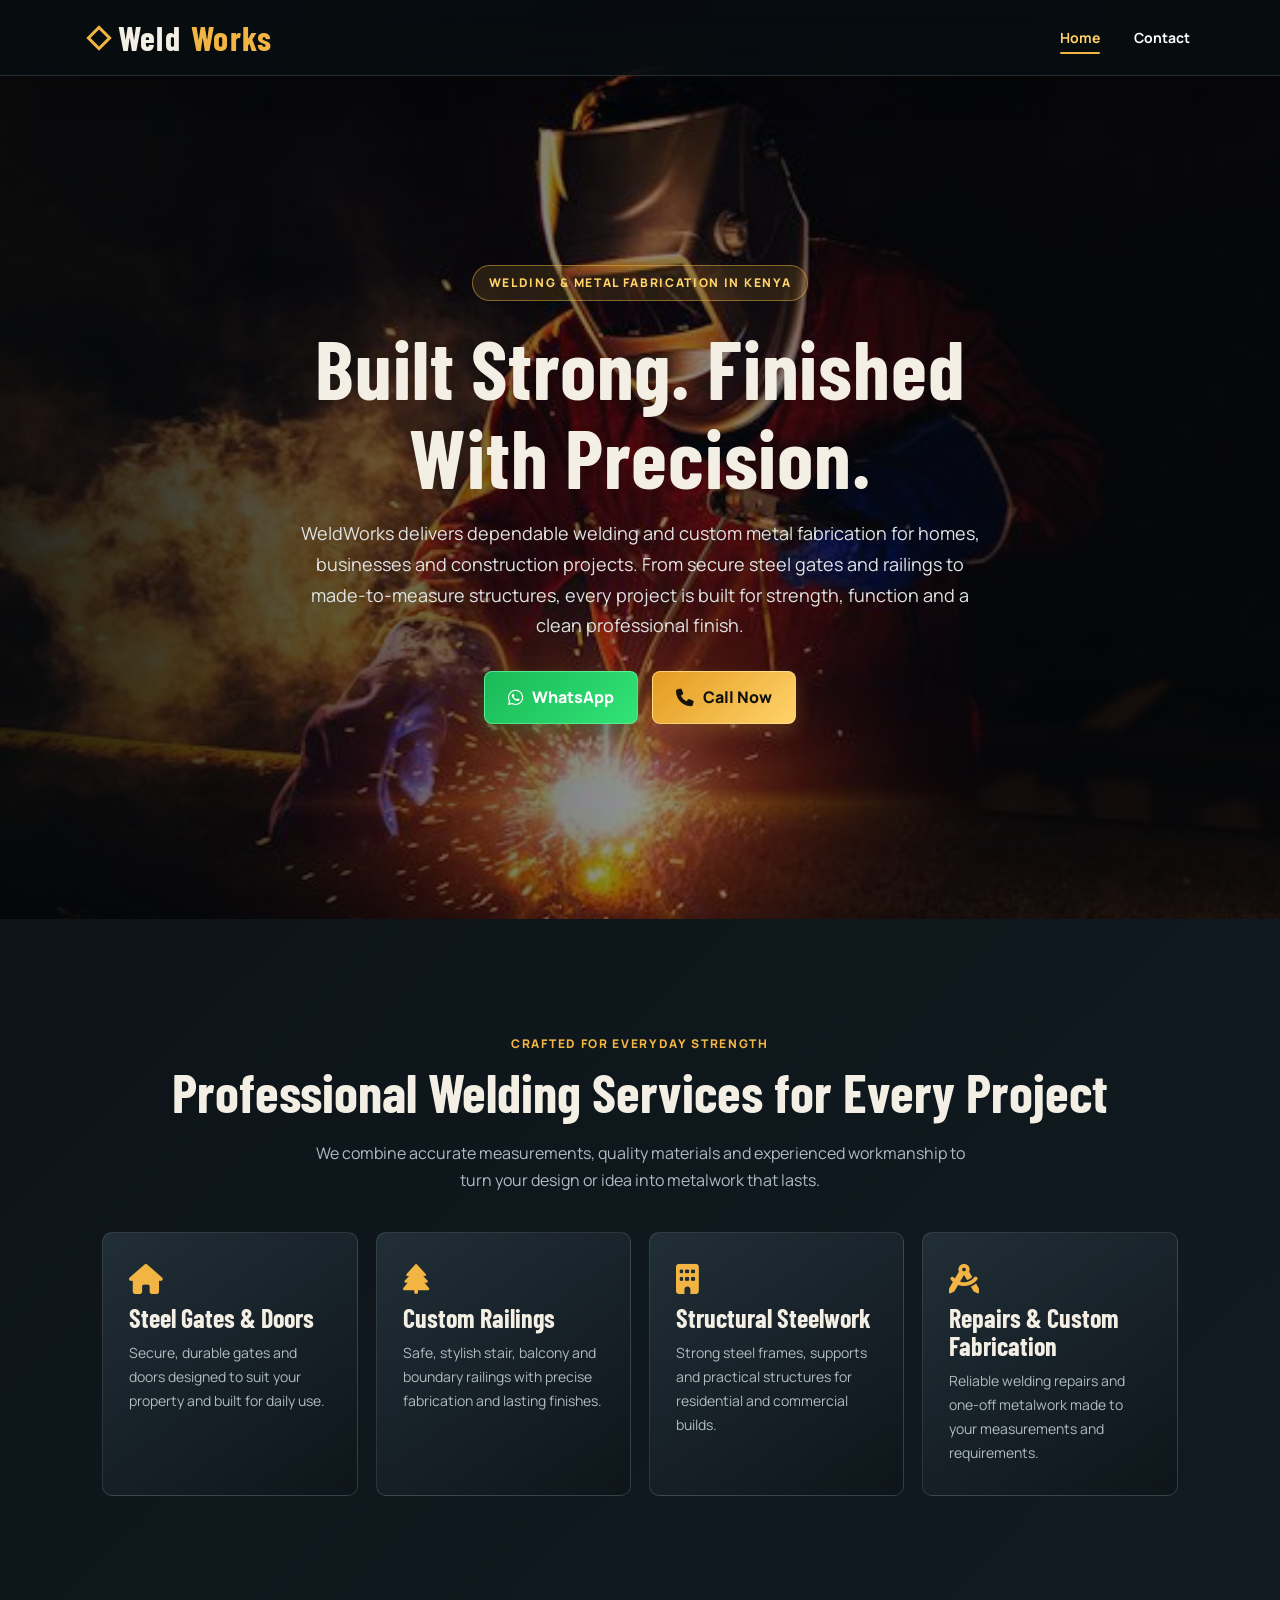
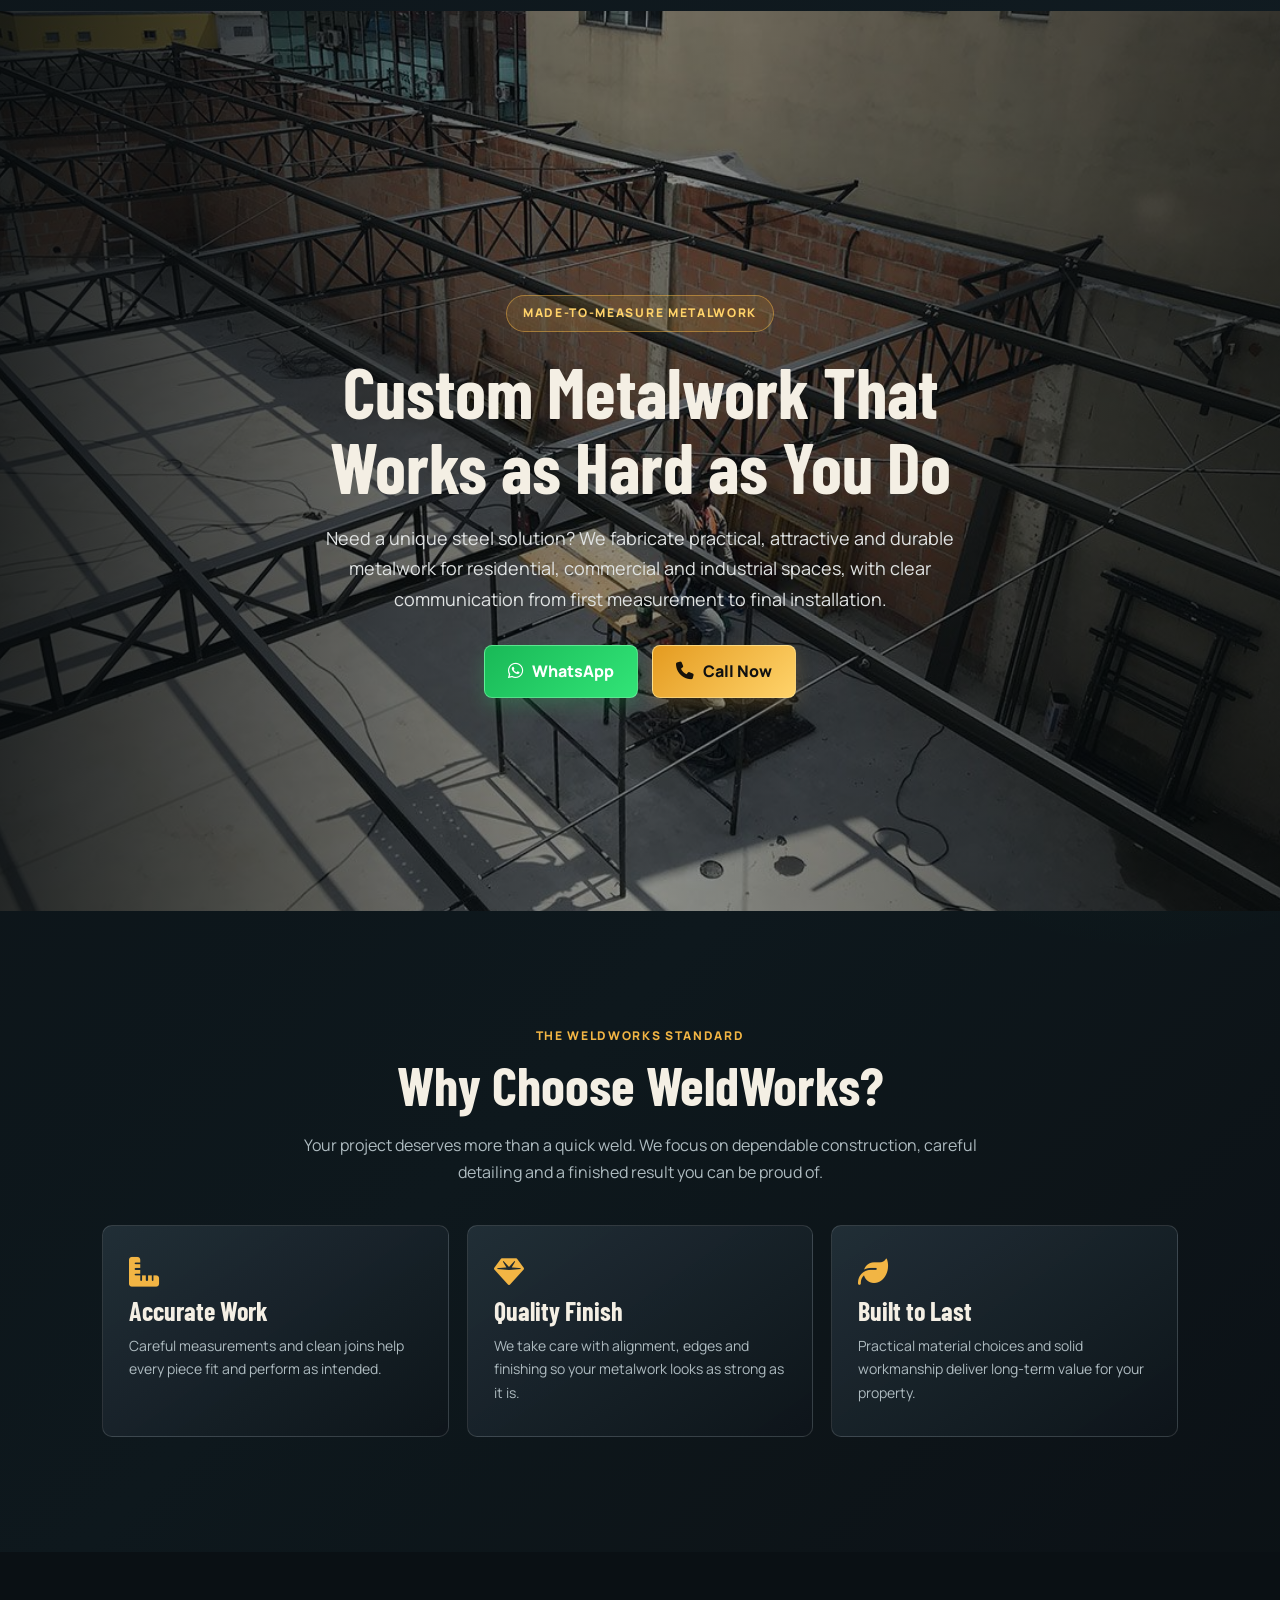
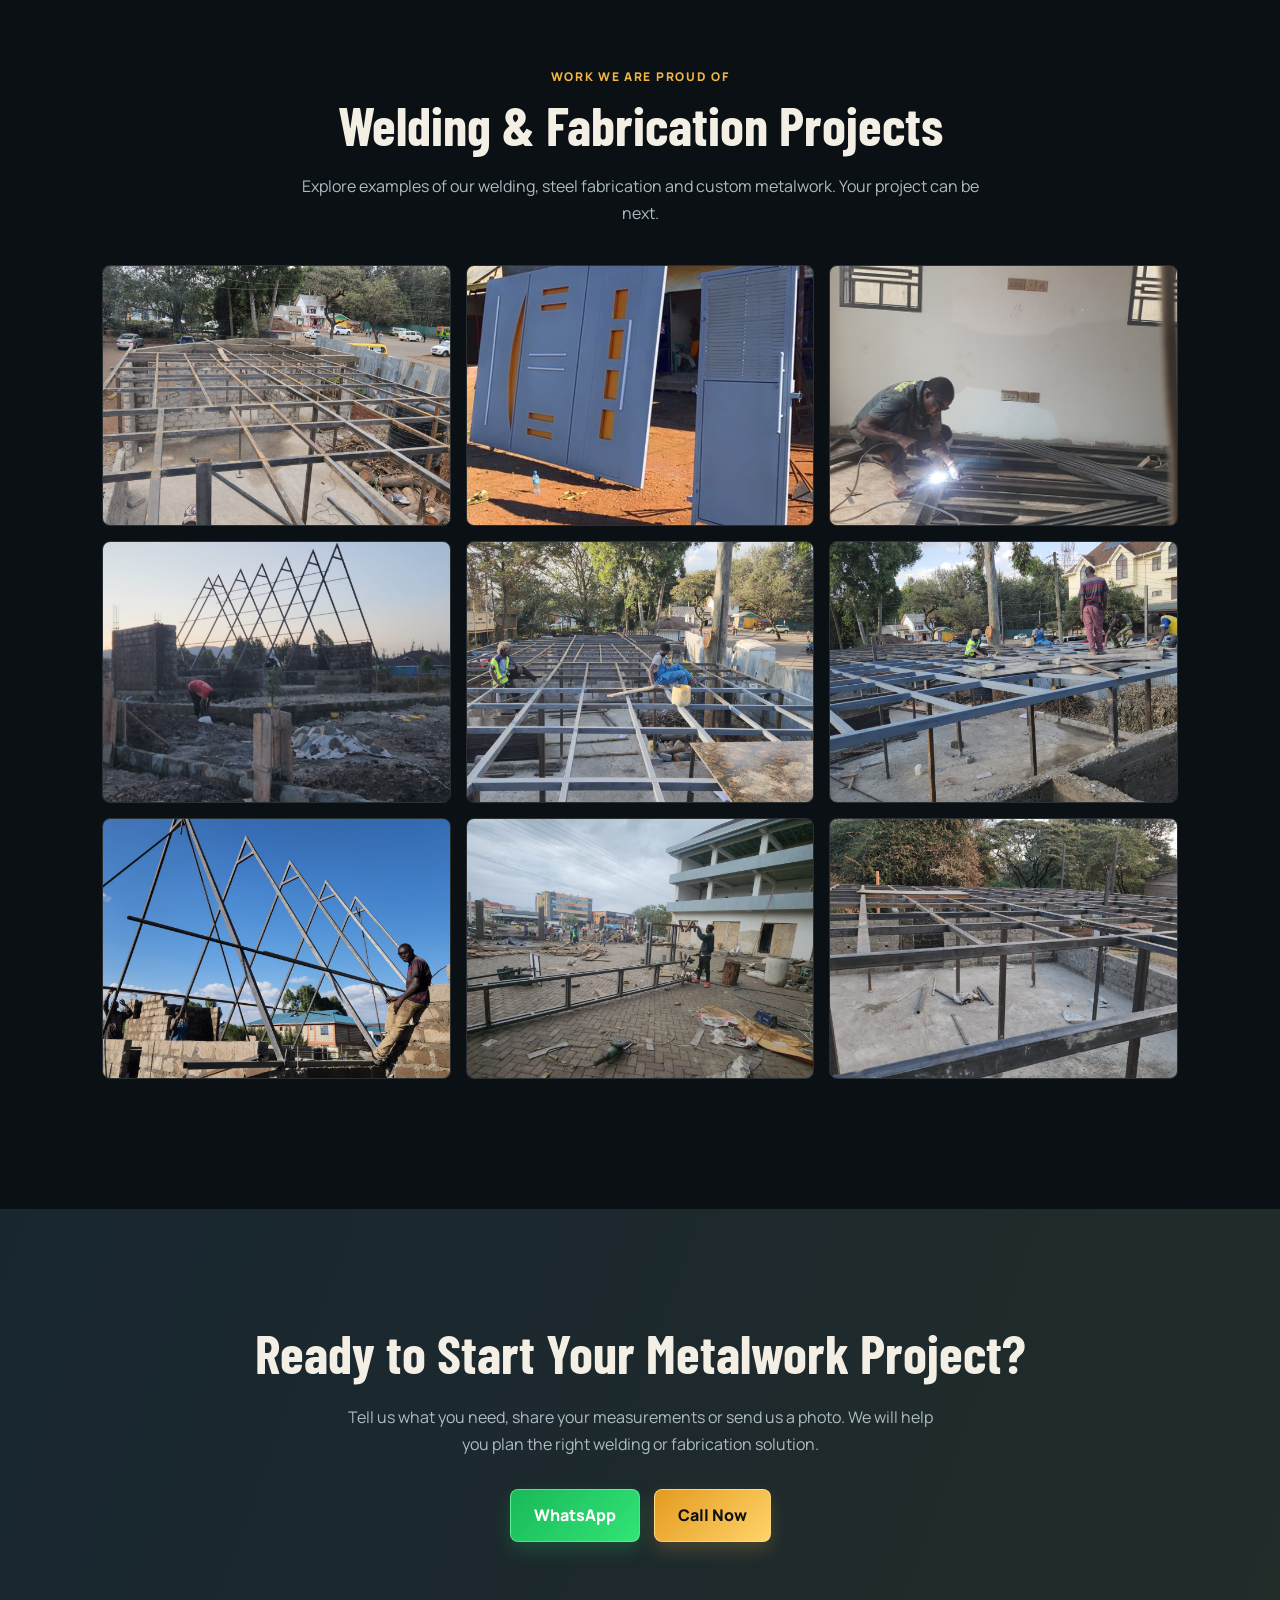
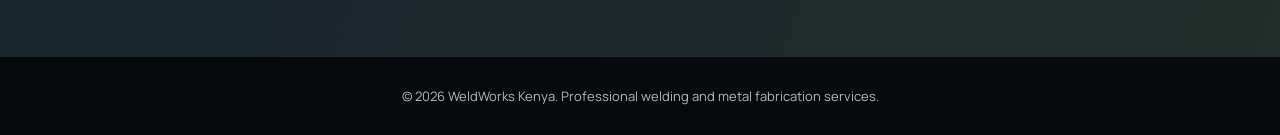
<file: index.html>
<!-- ========================= index.html ========================= -->
<!DOCTYPE html>
<html lang="en-KE">
<head>
<meta charset="UTF-8" />
<meta name="viewport" content="width=device-width, initial-scale=1.0" />

<title>WeldWorks Kenya | Welding & Metal Fabrication Services</title>

<meta http-equiv="X-UA-Compatible" content="IE=edge" />
<meta name="description" content="WeldWorks provides professional welding and custom metal fabrication in Kenya, including gates, railings, steel structures, repairs and durable architectural metalwork." />
<meta name="keywords" content="welding services Kenya, metal fabrication Nairobi, steel gates Kenya, custom railings, structural steel fabrication, welding repairs" />
<meta name="author" content="WeldWorks" />
<meta name="robots" content="index,follow,max-image-preview:large" />
<meta name="theme-color" content="#111820" />
<link rel="canonical" href="https://weldworks.com/" />
<link rel="icon" href="favicon.svg" type="image/svg+xml" />
<link rel="alternate icon" href="favicon.svg" type="image/svg+xml" />
<link rel="apple-touch-icon" href="favicon.svg" />
<link rel="manifest" href="site.webmanifest" />

<meta property="og:type" content="website" />
<meta property="og:title" content="WeldWorks Kenya | Welding & Metal Fabrication" />
<meta property="og:description" content="Strong, precise and professionally finished welding and metal fabrication for homes, businesses and construction projects across Kenya." />
<meta property="og:url" content="https://weldworks.com/" />
<meta property="og:image" content="https://weldworks.com/images/welding.jpg" />
<meta name="twitter:card" content="summary_large_image" />

<script type="application/ld+json">
{
	"@context": "https://schema.org",
	"@type": "LocalBusiness",
	"name": "WeldWorks",
	"url": "https://weldworks.com/",
	"image": "https://weldworks.com/images/welding.jpg",
	"telephone": "+254704175527",
	"description": "Professional welding and custom metal fabrication company serving homes, businesses and construction projects in Kenya.",
	"areaServed": "Kenya",
	"priceRange": "$$",
	"serviceType": ["Welding services", "Metal fabrication", "Steel gates", "Custom railings", "Structural steelwork"]
}
</script>

<link rel="preconnect" href="https://fonts.googleapis.com">
<link rel="preconnect" href="https://fonts.gstatic.com" crossorigin>

<link href="https://fonts.googleapis.com/css2?family=Barlow+Condensed:wght@500;600;700&family=Manrope:wght@400;500;600;700;800&display=swap" rel="stylesheet">

<link rel="stylesheet" href="style.css">
<link rel="stylesheet" href="https://cdnjs.cloudflare.com/ajax/libs/font-awesome/6.5.1/css/all.min.css">
</head>

<body>

<!-- NAV -->
<header>
<nav class="navbar">

<a class="logo" href="index.html">Weld<span>Works</span></a>

<ul class="nav-links">
<li><a href="index.html" class="active">Home</a></li>
<li><a href="contact.html">Contact</a></li>
</ul>

<button class="menu-toggle" type="button" aria-label="Open navigation menu" aria-expanded="false"><i class="fas fa-bars"></i></button>

</nav>
</header>

<!-- HERO -->
<section class="hero">

<div class="overlay"></div>

<div class="hero-content">

<span class="badge">Welding & metal fabrication in Kenya</span>

<h1>Built Strong. Finished With Precision.</h1>

<p>
WeldWorks delivers dependable welding and custom metal fabrication for homes, businesses and construction projects. From secure steel gates and railings to made-to-measure structures, every project is built for strength, function and a clean professional finish.
</p>

<div class="btns">

<a href="https://wa.me/254704175527" class="btn whatsapp">
<i class="fab fa-whatsapp"></i> WhatsApp
</a>

<a href="tel:+254704175527" class="btn call">
<i class="fas fa-phone"></i> Call Now
</a>

</div>

</div>

</section>

<!-- SERVICES -->
<section class="services">

<p class="section-kicker">Crafted for everyday strength</p>
<h2>Professional Welding Services for Every Project</h2>
<p class="section-intro">We combine accurate measurements, quality materials and experienced workmanship to turn your design or idea into metalwork that lasts.</p>

<div class="grid">

<div class="card">
<i class="fas fa-home"></i>
<h3>Steel Gates & Doors</h3>
<p>Secure, durable gates and doors designed to suit your property and built for daily use.</p>
</div>

<div class="card">
<i class="fas fa-tree"></i>
<h3>Custom Railings</h3>
<p>Safe, stylish stair, balcony and boundary railings with precise fabrication and lasting finishes.</p>
</div>

<div class="card">
<i class="fas fa-building"></i>
<h3>Structural Steelwork</h3>
<p>Strong steel frames, supports and practical structures for residential and commercial builds.</p>
</div>

<div class="card">
<i class="fas fa-drafting-compass"></i>
<h3>Repairs & Custom Fabrication</h3>
<p>Reliable welding repairs and one-off metalwork made to your measurements and requirements.</p>
</div>

</div>

</section>

<!-- HERO -->
<section class="hero1">

<div class="overlay"></div>

<div class="hero-content">

<span class="badge">Made-to-measure metalwork</span>

<h2>Custom Metalwork That Works as Hard as You Do</h2>

<p>
Need a unique steel solution? We fabricate practical, attractive and durable metalwork for residential, commercial and industrial spaces, with clear communication from first measurement to final installation.
</p>

<div class="btns">

<a href="https://wa.me/254704175527" class="btn whatsapp">
<i class="fab fa-whatsapp"></i> WhatsApp
</a>

<a href="tel:+254704175527" class="btn call">
<i class="fas fa-phone"></i> Call Now
</a>

</div>

</div>

</section>


<!-- WHY -->
<section class="why">

<p class="section-kicker">The WeldWorks standard</p>
<h2>Why Choose WeldWorks?</h2>
<p class="section-intro">Your project deserves more than a quick weld. We focus on dependable construction, careful detailing and a finished result you can be proud of.</p>

<div class="grid">

<div class="card2">
<i class="fas fa-ruler-combined"></i>
<h3>Accurate Work</h3>
<p>Careful measurements and clean joins help every piece fit and perform as intended.</p>
</div>

<div class="card2">
<i class="fas fa-gem"></i>
<h3>Quality Finish</h3>
<p>We take care with alignment, edges and finishing so your metalwork looks as strong as it is.</p>
</div>

<div class="card2">
<i class="fas fa-leaf"></i>
<h3>Built to Last</h3>
<p>Practical material choices and solid workmanship deliver long-term value for your property.</p>
</div>

</div>

</section>

<!-- GALLERY -->
<section class="gallery">

<p class="section-kicker">Work we are proud of</p>
<h2>Welding & Fabrication Projects</h2>
<p class="section-intro">Explore examples of our welding, steel fabrication and custom metalwork. Your project can be next.</p>

<div class="images">

<img src="images/welding1.jpg" alt="WeldWorks custom welding project">
<img src="images/welding2.jpg" alt="Professional steel fabrication by WeldWorks">
<img src="images/welding3.jpg" alt="Metalwork and welding craftsmanship in Kenya">

</div>

<div class="images">

<img src="images/fabric1.jpeg" alt="Custom metal fabrication detail">
<img src="images/fabric2.jpg" alt="Welded steel fabrication project">
<img src="images/fabric3.jpg" alt="Finished custom metalwork">
<img src="images/fabric4.jpg" alt="Custom metal fabrication detail">
<img src="images/fabric5.jpg" alt="Welded steel fabrication project">
<img src="images/fabric6.jpg" alt="Finished custom metalwork">

</div>

</section>

<!-- CTA -->
<section class="cta">

<h2>Ready to Start Your Metalwork Project?</h2>
<p>Tell us what you need, share your measurements or send us a photo. We will help you plan the right welding or fabrication solution.</p>

<div class="btns">

<a href="https://wa.me/254704175527" class="btn whatsapp">WhatsApp</a>
<a href="tel:+254704175527" class="btn call">Call Now</a>

</div>

</section>

<footer>
<p>© 2026 WeldWorks Kenya. Professional welding and metal fabrication services.</p>
</footer>

<script src="script.js"></script>
</body>
</html>
</file>
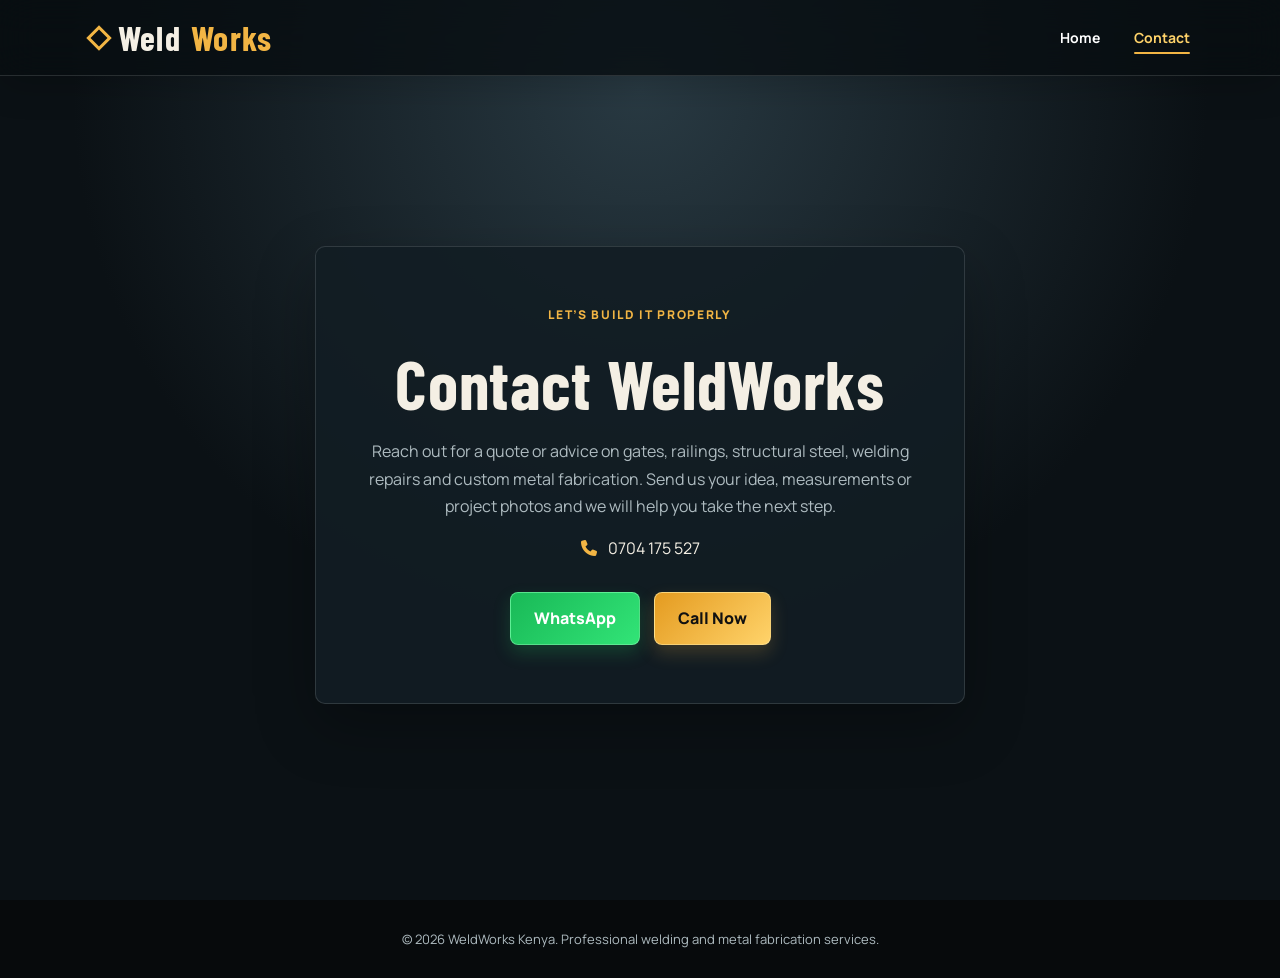
<file: contact.html>
<!DOCTYPE html>
<html lang="en-KE">
<head>
<meta charset="UTF-8">
<meta name="viewport" content="width=device-width, initial-scale=1.0">

<title>Contact WeldWorks Kenya | Welding & Metal Fabrication</title>

<meta http-equiv="X-UA-Compatible" content="IE=edge">
<meta name="description" content="Contact WeldWorks for professional welding, steel gates, custom railings, structural steelwork and metal fabrication services in Kenya.">
<meta name="robots" content="index,follow">
<link rel="canonical" href="https://weldworks.com/contact.html">
<link rel="icon" href="favicon.svg" type="image/svg+xml">
<link rel="alternate icon" href="favicon.svg" type="image/svg+xml">
<link rel="apple-touch-icon" href="favicon.svg">
<link rel="manifest" href="site.webmanifest">
<meta property="og:title" content="Contact WeldWorks Kenya">
<meta property="og:description" content="Talk to WeldWorks about your next welding or custom metal fabrication project.">
<meta property="og:url" content="https://weldworks.com/contact.html">

<link rel="preconnect" href="https://fonts.googleapis.com">
<link rel="preconnect" href="https://fonts.gstatic.com" crossorigin>
<link href="https://fonts.googleapis.com/css2?family=Barlow+Condensed:wght@500;600;700&family=Manrope:wght@400;500;600;700;800&display=swap" rel="stylesheet">
<link rel="stylesheet" href="style.css">
<link rel="stylesheet" href="https://cdnjs.cloudflare.com/ajax/libs/font-awesome/6.5.1/css/all.min.css">
</head>

<body>

<header>
<nav class="navbar">

<a class="logo" href="index.html">Weld<span>Works</span></a>

<ul class="nav-links">
<li><a href="index.html">Home</a></li>
<li><a href="contact.html" class="active">Contact</a></li>
</ul>

<button class="menu-toggle" type="button" aria-label="Open navigation menu" aria-expanded="false"><i class="fas fa-bars"></i></button>

</nav>
</header>

<section class="contact">

<div class="box">

<p class="section-kicker">Let’s build it properly</p>
<h1>Contact WeldWorks</h1>

<p>Reach out for a quote or advice on gates, railings, structural steel, welding repairs and custom metal fabrication. Send us your idea, measurements or project photos and we will help you take the next step.</p>

<div class="info">
<p><i class="fas fa-phone"></i> <a href="tel:+254704175527">0704 175 527</a></p>
</div>

<div class="btns">

<a href="https://wa.me/254704175527" class="btn whatsapp">
WhatsApp
</a>

<a href="tel:+254704175527" class="btn call">
Call Now
</a>

</div>

</div>

</section>

<footer>
<p>© 2026 WeldWorks Kenya. Professional welding and metal fabrication services.</p>
</footer>

<script src="script.js"></script>
</body>
</html>
</file>
<file: style.css>
:root {
  --ink: #0b1115;
  --steel: #17262f;
  --steel-light: #243943;
  --muted: #aebbc0;
  --cream: #f4efe4;
  --accent: #f2b544;
  --accent-bright: #ffd36a;
  --green: #25d366;
  --line: rgba(255, 255, 255, 0.13);
  --shadow: 0 22px 60px rgba(0, 0, 0, 0.28);
}

* {
  box-sizing: border-box;
  margin: 0;
  padding: 0;
}

html { scroll-behavior: smooth; }

body {
  min-width: 280px;
  overflow-x: hidden;
  background:
    radial-gradient(circle at 12% 8%, rgba(242, 181, 68, 0.12), transparent 28rem),
    radial-gradient(circle at 90% 44%, rgba(37, 211, 102, 0.08), transparent 24rem),
    linear-gradient(135deg, var(--ink), #111c22 52%, #080b0d);
  color: #fff;
  font-family: 'Manrope', sans-serif;
  line-height: 1.7;
}

header { position: relative; z-index: 10; }

.navbar {
  position: fixed;
  top: 0;
  left: 0;
  z-index: 20;
  display: flex;
  align-items: center;
  justify-content: space-between;
  width: 100%;
  min-height: 76px;
  padding: 14px clamp(20px, 7vw, 110px);
  border-bottom: 1px solid var(--line);
  background: rgba(8, 14, 18, 0.82);
  box-shadow: 0 10px 35px rgba(0, 0, 0, 0.18);
  backdrop-filter: blur(18px);
}

.logo {
  display: inline-flex;
  align-items: center;
  gap: 10px;
  color: var(--cream);
  font-family: 'Barlow Condensed', sans-serif;
  font-size: clamp(27px, 3vw, 34px);
  font-weight: 700;
  letter-spacing: 0.04em;
  line-height: 1;
  text-decoration: none;
  transition: color 0.25s ease, transform 0.25s ease;
}

.logo::before {
  width: 12px;
  height: 12px;
  border: 3px solid var(--accent);
  content: '';
  transform: rotate(45deg);
  transition: transform 0.25s ease, box-shadow 0.25s ease;
}

.logo span { color: var(--accent); }
.logo:hover { color: #fff; transform: translateY(-2px); }
.logo:hover::before { box-shadow: 0 0 18px rgba(242, 181, 68, 0.8); transform: rotate(135deg); }

.nav-links {
  display: flex;
  align-items: center;
  gap: clamp(18px, 3vw, 34px);
  list-style: none;
}

.nav-links a {
  position: relative;
  padding: 10px 0;
  color: #fff;
  font-size: 14px;
  font-weight: 700;
  text-decoration: none;
  transition: color 0.25s ease;
}

.nav-links a::after {
  position: absolute;
  right: 0;
  bottom: 3px;
  left: 0;
  height: 2px;
  border-radius: 5px;
  background: var(--accent);
  content: '';
  transform: scaleX(0);
  transform-origin: right;
  transition: transform 0.25s ease;
}

.nav-links a:hover,
.nav-links a.active { color: var(--accent-bright); }
.nav-links a:hover::after,
.nav-links a.active::after { transform: scaleX(1); transform-origin: left; }

.menu-toggle {
  display: none;
  width: 42px;
  height: 42px;
  border: 1px solid var(--line);
  border-radius: 8px;
  background: rgba(255, 255, 255, 0.05);
  color: var(--accent);
  cursor: pointer;
  font-size: 20px;
  transition: background 0.25s ease, transform 0.25s ease;
}

.menu-toggle:hover { background: rgba(242, 181, 68, 0.16); transform: translateY(-2px); }

.hero,
.hero1 {
  position: relative;
  display: flex;
  min-height: 100svh;
  align-items: center;
  justify-content: center;
  overflow: hidden;
  text-align: center;
}

.hero::before,
.hero1::before {
  position: absolute;
  inset: -5%;
  background-position: center;
  background-size: cover;
  content: '';
  animation: hero-drift 18s ease-in-out infinite alternate;
}

.hero::before { background-image: url('images/welding.jpg'); }
.hero1::before { background-image: url('images/fabric.jpg'); animation-delay: -6s; }

@keyframes hero-drift {
  from { transform: scale(1.03) translate3d(-1%, 0, 0); }
  to { transform: scale(1.12) translate3d(1%, -1%, 0); }
}

.overlay {
  position: absolute;
  inset: 0;
  background: linear-gradient(90deg, rgba(4, 8, 10, 0.86), rgba(4, 8, 10, 0.43), rgba(4, 8, 10, 0.75));
}

.hero-content {
  position: relative;
  z-index: 1;
  max-width: 800px;
  padding: 150px 24px 80px;
  animation: content-rise 0.8s ease both;
}

@keyframes content-rise {
  from { opacity: 0; transform: translateY(24px); }
  to { opacity: 1; transform: translateY(0); }
}

.badge,
.section-kicker {
  color: var(--accent-bright);
  font-size: 12px;
  font-weight: 800;
  letter-spacing: 0.14em;
  text-transform: uppercase;
}

.badge {
  display: inline-block;
  border: 1px solid rgba(242, 181, 68, 0.48);
  border-radius: 999px;
  padding: 7px 16px;
  background: rgba(242, 181, 68, 0.13);
}

h1,
h2,
h3 {
  font-family: 'Barlow Condensed', sans-serif;
  line-height: 1.08;
}

h1 { margin: 22px 0 18px; color: var(--cream); font-size: clamp(46px, 7vw, 82px); letter-spacing: 0.01em; }
.hero1 h2 { margin: 22px 0 18px; color: var(--cream); font-size: clamp(42px, 6vw, 70px); }
.hero-content p { max-width: 690px; margin: 0 auto; color: #e0e3e3; font-size: clamp(15px, 1.8vw, 18px); }

.btns { display: flex; flex-wrap: wrap; justify-content: center; gap: 14px; margin-top: 30px; }

.btn {
  position: relative;
  display: inline-flex;
  align-items: center;
  gap: 9px;
  overflow: hidden;
  isolation: isolate;
  border: 1px solid transparent;
  border-radius: 8px;
  padding: 12px 23px;
  color: #fff;
  font-weight: 800;
  text-decoration: none;
  transition: transform 0.25s ease, filter 0.25s ease;
}

.btn::after {
  position: absolute;
  inset: 0;
  z-index: -1;
  background: linear-gradient(110deg, transparent 25%, rgba(255, 255, 255, 0.38) 48%, transparent 70%);
  content: '';
  transform: translateX(-130%);
  transition: transform 0.65s ease;
}

.whatsapp { border-color: rgba(144, 255, 183, 0.5); 
    background: linear-gradient(135deg, #19b957, #32e477);
    box-shadow: 0 8px 18px rgba(37, 211, 102, 0.2); }
.call { border-color: rgba(255, 232, 157, 0.65); background: linear-gradient(135deg, #e49b20, #ffd36a); color: #111; box-shadow: 0 8px 18px rgba(242, 181, 68, 0.2); }
.btn:hover { filter: saturate(1.18) brightness(1.06); transform: translateY(-4px); }
.btn:hover::after { transform: translateX(130%); }
.btn:active { transform: translateY(-1px) scale(0.98); }
.btn i { font-size: 1.1em; }
.call i { color: #17120a; }

section { padding: clamp(78px, 10vw, 115px) clamp(20px, 8vw, 110px); text-align: center; }
h2 { margin-bottom: 40px; color: var(--cream); font-size: clamp(36px, 5vw, 54px); }
.section-kicker { margin-bottom: 9px; color: var(--accent); }
.section-intro { max-width: 680px; margin: -22px auto 38px; color: var(--muted); }

.grid { display: grid; grid-template-columns: repeat(auto-fit, minmax(min(100%, 220px), 1fr)); gap: 18px; }
.card,
.card2 { border: 1px solid var(--line); border-radius: 10px; padding: 31px 26px; background: linear-gradient(145deg, rgba(35, 49, 58, 0.9), rgba(14, 21, 26, 0.96)); text-align: left; transition: border-color 0.3s ease, transform 0.3s ease, box-shadow 0.3s ease; }
.card:hover,
.card2:hover { border-color: rgba(242, 181, 68, 0.55); box-shadow: 0 15px 30px rgba(0, 0, 0, 0.2); transform: translateY(-7px); }
.card i,
.card2 i { margin-bottom: 10px; color: var(--accent); font-size: 30px; }
.card h3,
.card2 h3 { margin-bottom: 9px; color: var(--cream); font-size: 26px; }
.card p,
.card2 p,
p { color: var(--muted); }
.card p,
.card2 p { font-size: 14px; }
.why { background: rgba(0, 0, 0, 0.16); }
.gallery { background: #0a1014; }

.images { display: grid; grid-template-columns: repeat(3, 1fr); gap: 15px; margin-bottom: 15px; }
.images img { width: 100%; aspect-ratio: 4 / 3; border: 1px solid var(--line); border-radius: 8px; object-fit: cover; transition: filter 0.4s ease, transform 0.4s ease; }
.images img:hover { filter: saturate(1.18); transform: scale(1.025); }
.cta { background: linear-gradient(110deg, #182630, #222c29); }
.cta p { max-width: 600px; margin: -18px auto 4px; }

.contact { display: flex; min-height: 100svh; align-items: center; justify-content: center; padding: 120px 20px 70px; background: radial-gradient(circle at 50% 10%, #293a43 0%, var(--ink) 55%); }
.box { width: min(650px, 100%); border: 1px solid var(--line); border-radius: 10px; padding: clamp(34px, 7vw, 58px) clamp(22px, 6vw, 44px); background: rgba(18, 29, 36, 0.9); box-shadow: var(--shadow); text-align: center; }
.box h1 { font-size: clamp(44px, 7vw, 68px); }
.box p { margin-bottom: 15px; }
.box .info a { color: var(--cream); text-decoration: none; }
.box .info i { margin-right: 8px; color: var(--accent); }

footer { padding: 28px clamp(20px, 8vw, 110px); background: #070a0c; color: #778289; font-size: 13px; text-align: center; }

@media (max-width: 700px) {
  .navbar { min-height: 68px; padding: 12px 20px; }
  .logo { font-size: 29px; }
  .menu-toggle { display: inline-grid; place-items: center; }
  .nav-links { position: absolute; top: 100%; right: 0; left: 0; display: none; align-items: stretch; gap: 4px; padding: 12px 20px 18px; border-bottom: 1px solid var(--line); background: rgba(8, 14, 18, 0.97); }
  .nav-links.active { display: flex; }
  .nav-links a { display: block; padding: 11px 0; }
  .nav-links a::after { bottom: 2px; }
  section { padding: 76px 20px; }
  .hero-content { padding: 125px 18px 70px; }
  h1 { font-size: clamp(42px, 13vw, 60px); }
  .hero1 h2 { font-size: clamp(40px, 12vw, 58px); }
  .hero-content p { font-size: 15px; }
  .btns { width: 100%; }
  .btn { justify-content: center; min-width: min(100%, 190px); }
  .images { grid-template-columns: 1fr; }
}

@media (max-width: 380px) {
  .navbar { padding-right: 14px; padding-left: 14px; }
  .logo { gap: 7px; font-size: 26px; }
  .logo::before { width: 9px; height: 9px; border-width: 2px; }
  section { padding-right: 14px; padding-left: 14px; }
  .hero-content { padding-right: 8px; padding-left: 8px; }
  .btn { width: 100%; }
}

@media (prefers-reduced-motion: reduce) {
  html { scroll-behavior: auto; }
  *,
  *::before,
  *::after { animation-duration: 0.01ms !important; animation-iteration-count: 1 !important; scroll-behavior: auto !important; transition-duration: 0.01ms !important; }
}
</file>
